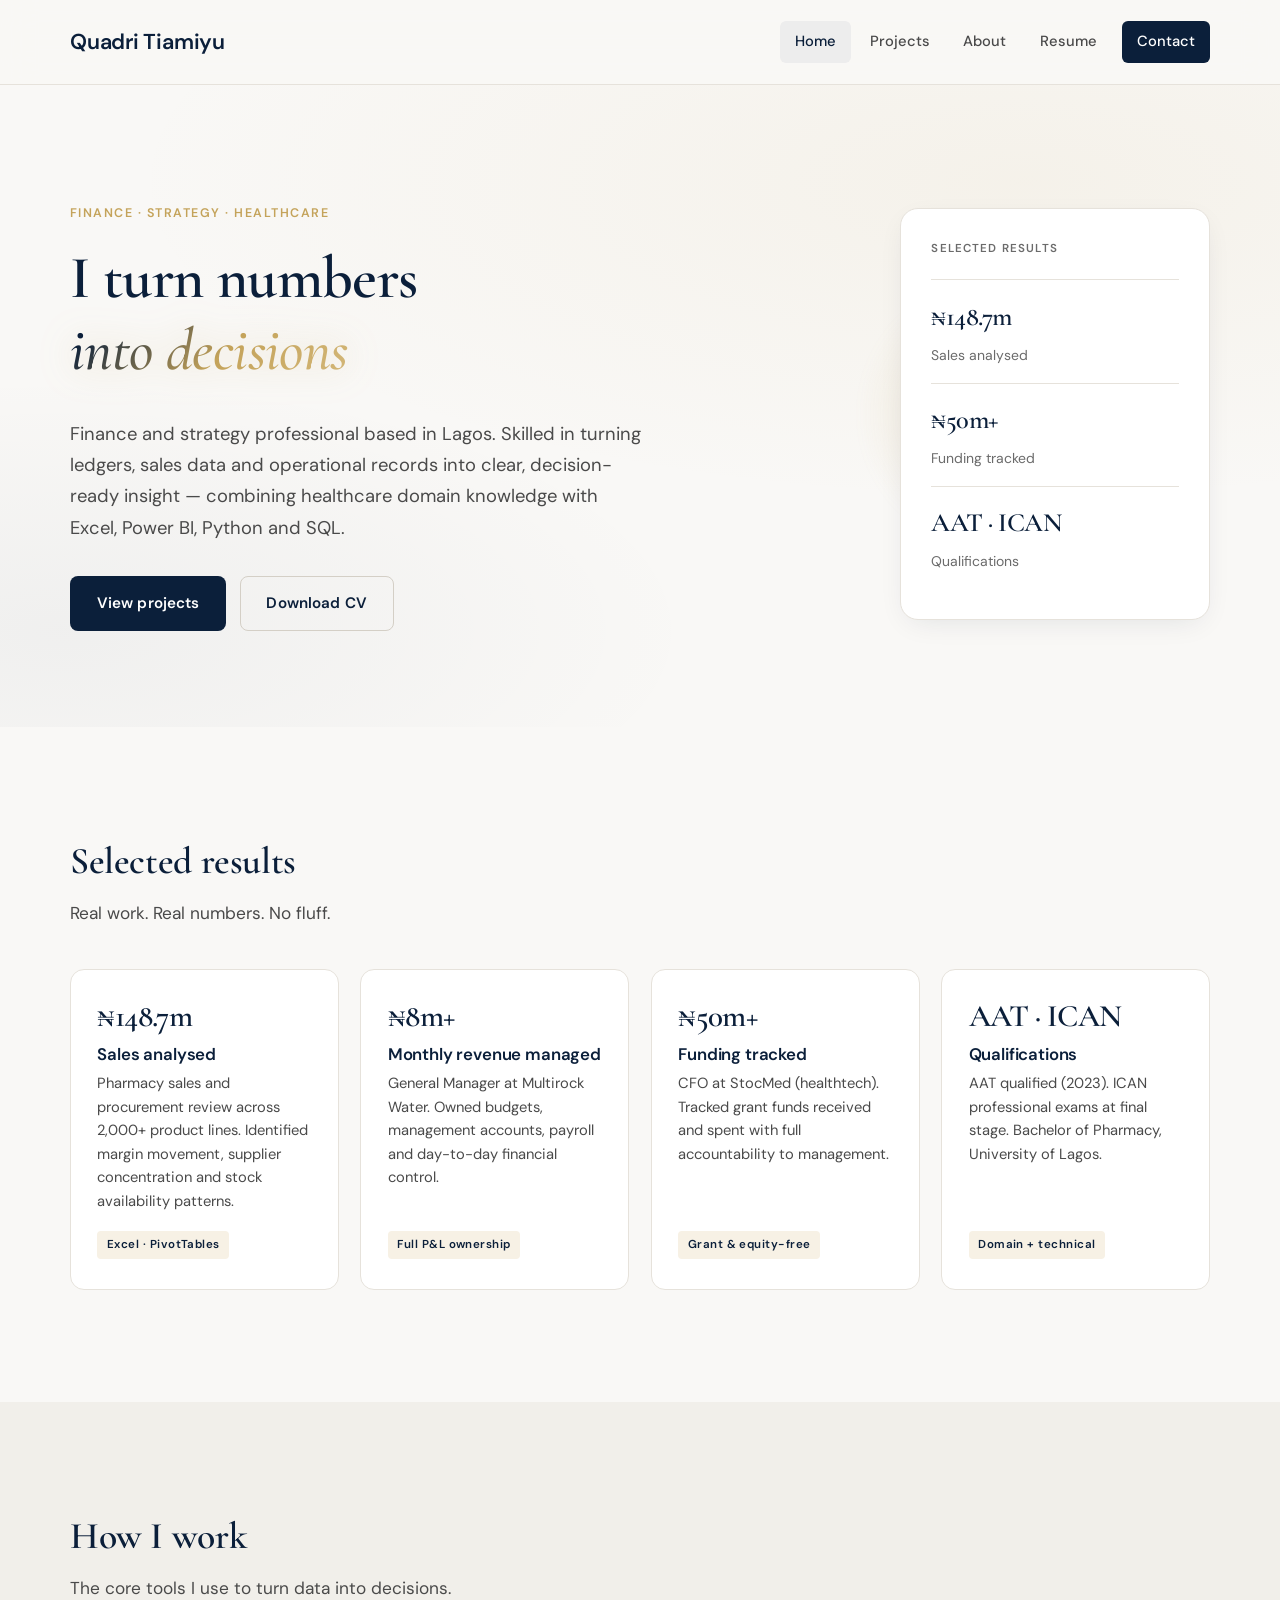
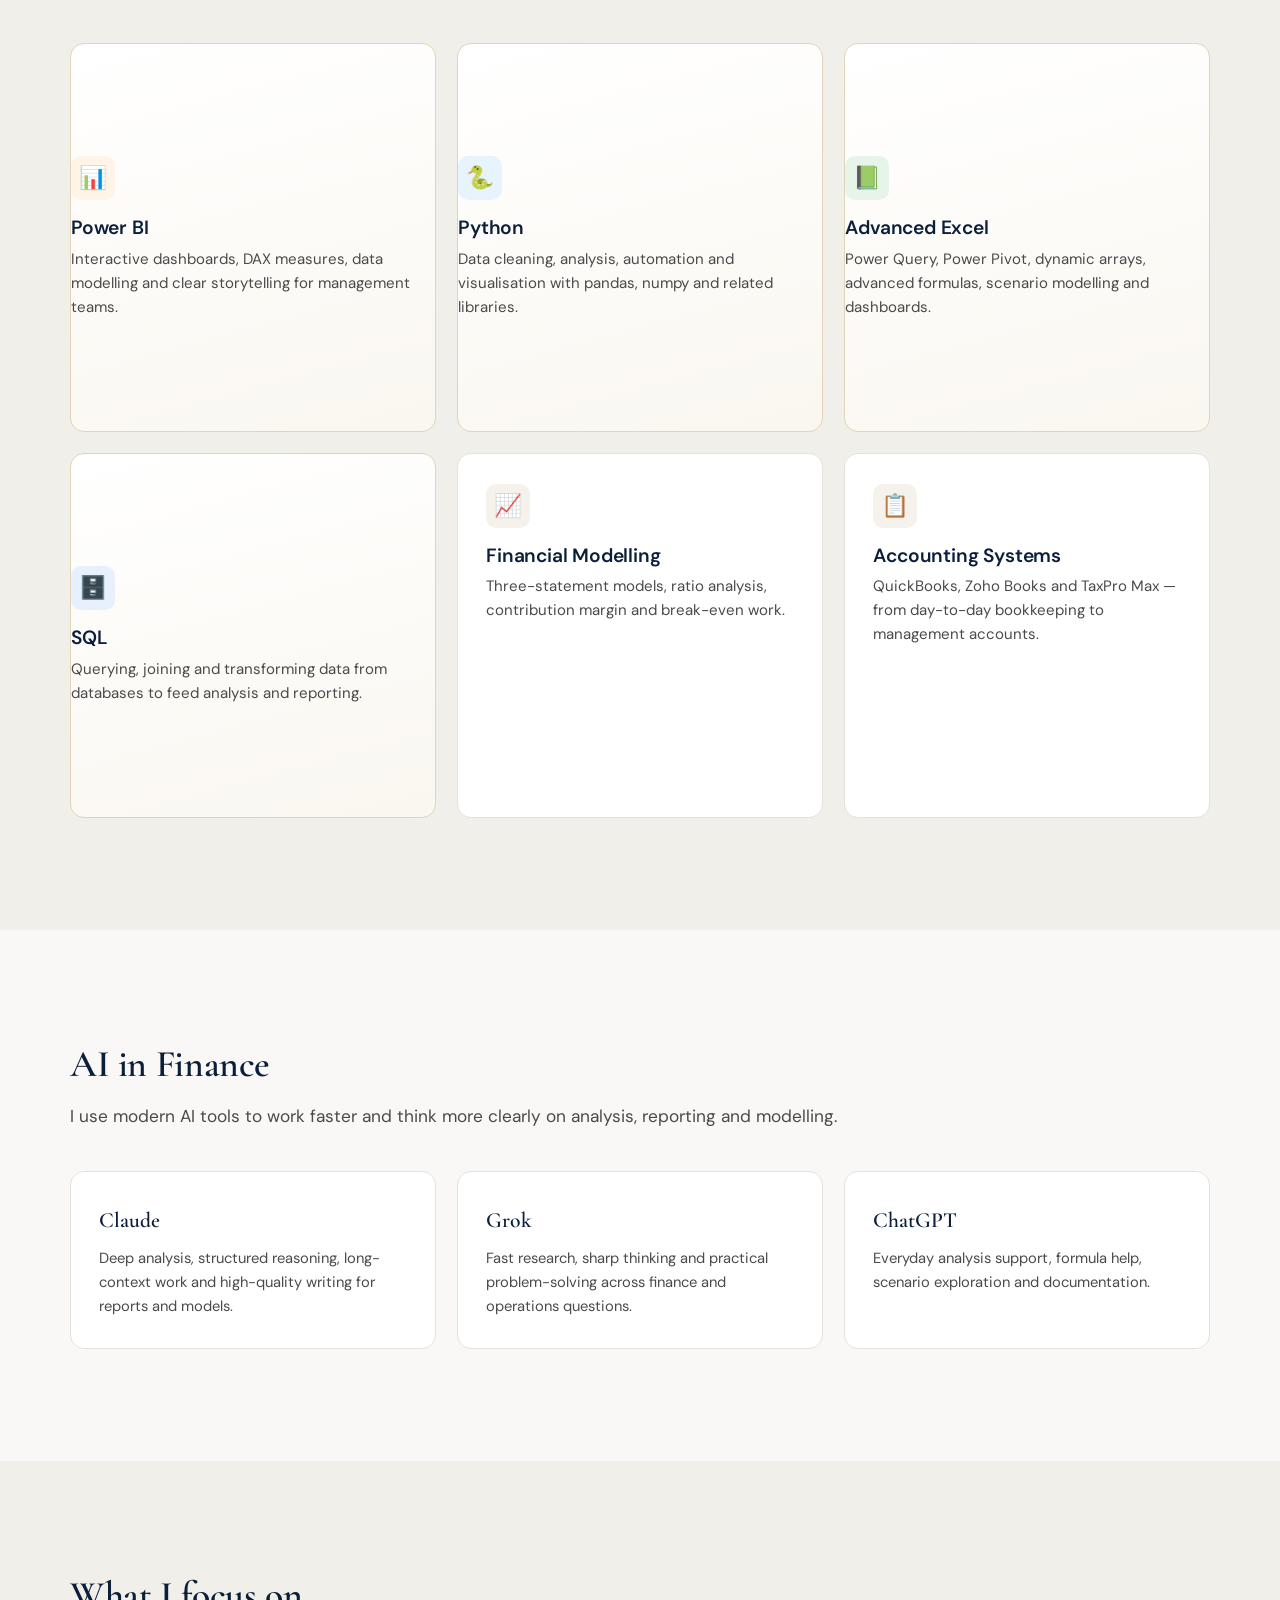
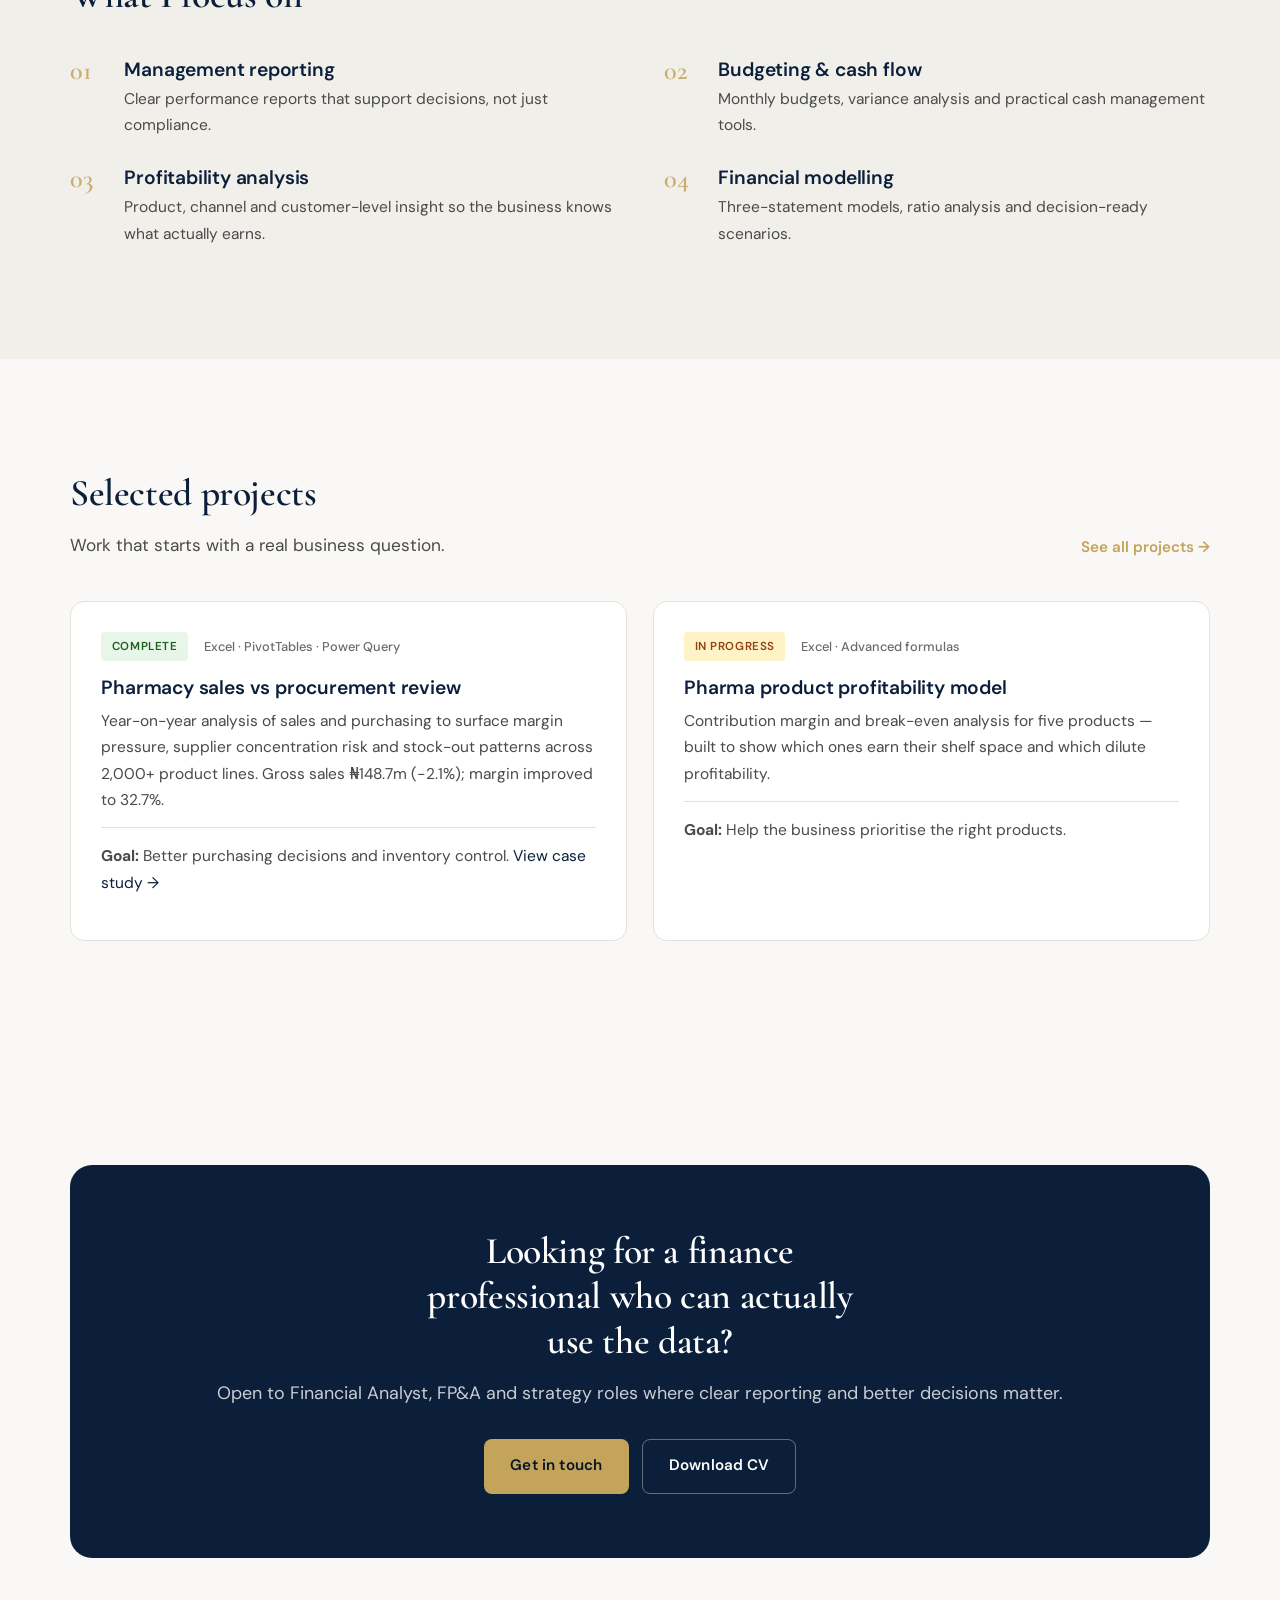
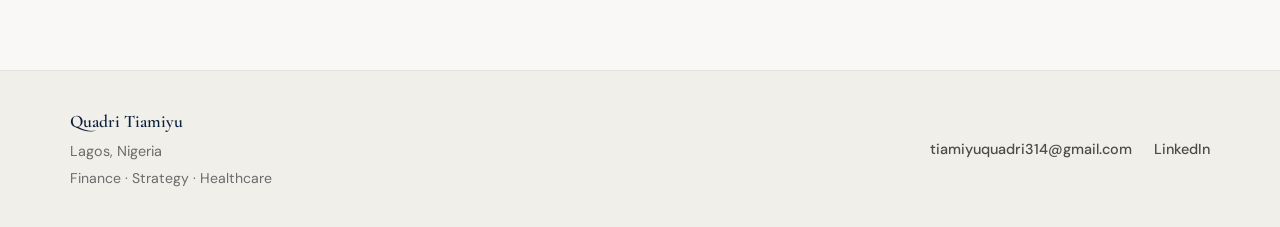
<file: index.html>
<!DOCTYPE html>
<html lang="en">
<head>
  <meta charset="utf-8">
  <meta name="viewport" content="width=device-width, initial-scale=1">
  <title>Quadri Tiamiyu | Finance · Strategy · Healthcare</title>
  <meta name="description" content="Quadri Tiamiyu — Finance, Strategy and Healthcare professional in Lagos. AAT qualified, ICAN final stage. Power BI, Python, Advanced Excel, SQL and AI tools.">
  <meta property="og:title" content="Quadri Tiamiyu | Finance · Strategy · Healthcare">
  <meta property="og:description" content="Finance, Strategy and Healthcare. Clear reporting. Better decisions.">
  <link rel="icon" href="data:image/svg+xml,%3Csvg xmlns='http://www.w3.org/2000/svg' viewBox='0 0 64 64'%3E%3Crect width='64' height='64' rx='12' fill='%230B1F3A'/%3E%3Ctext x='32' y='42' font-size='26' font-family='Georgia' font-weight='bold' fill='white' text-anchor='middle'%3EQT%3C/text%3E%3C/svg%3E">
  <link rel="stylesheet" href="assets/css/style.css">
</head>
<body>
  <a class="skip" href="#main">Skip to content</a>

  <header class="site-header">
    <div class="wrap">
      <a class="logo" href="index.html">
        <span class="logo-text">Quadri Tiamiyu</span>
      </a>
      <nav aria-label="Main">
        <a href="index.html" aria-current="page">Home</a>
        <a href="projects.html">Projects</a>
        <a href="about.html">About</a>
        <a href="assets/files/Quadri_Tiamiyu_CV.pdf">Resume</a>
        <a href="contact.html" class="nav-cta">Contact</a>
      </nav>
      <button class="nav-toggle" aria-label="Open menu" aria-expanded="false">
        <span></span><span></span>
      </button>
    </div>
  </header>

  <main id="main">
    <section class="hero">
      <div class="wrap">
        <div class="hero-content">
          <p class="eyebrow">Finance · Strategy · Healthcare</p>
          <h1>
            I turn numbers<br>
            <em class="gradient-text">into decisions</em>
          </h1>
          <p class="lead">
            Finance and strategy professional based in Lagos. Skilled in turning ledgers, sales data and operational records 
            into clear, decision-ready insight — combining healthcare domain knowledge with Excel, Power BI, Python and SQL.
          </p>
          <div class="hero-actions">
            <a class="btn primary" href="projects.html">View projects</a>
            <a class="btn secondary" href="assets/files/Quadri_Tiamiyu_CV.pdf">Download CV</a>
          </div>
        </div>
        <div class="hero-visual" aria-hidden="true">
          <div class="hero-card">
            <div class="hero-card-label">Selected results</div>
            <div class="hero-stat">
              <span class="stat-value">₦148.7m</span>
              <span class="stat-label">Sales analysed</span>
            </div>
            <div class="hero-stat">
              <span class="stat-value">₦50m+</span>
              <span class="stat-label">Funding tracked</span>
            </div>
            <div class="hero-stat">
              <span class="stat-value">AAT · ICAN</span>
              <span class="stat-label">Qualifications</span>
            </div>
          </div>
        </div>
      </div>
    </section>

    <section class="proof">
      <div class="wrap">
        <div class="section-header">
          <h2>Selected results</h2>
          <p class="section-desc">Real work. Real numbers. No fluff.</p>
        </div>
        <div class="proof-grid">
          <article class="proof-card">
            <div class="proof-figure">₦148.7m</div>
            <h3>Sales analysed</h3>
            <p>Pharmacy sales and procurement review across 2,000+ product lines. Identified margin movement, supplier concentration and stock availability patterns.</p>
            <span class="proof-tag">Excel · PivotTables</span>
          </article>
          <article class="proof-card">
            <div class="proof-figure">₦8m+</div>
            <h3>Monthly revenue managed</h3>
            <p>General Manager at Multirock Water. Owned budgets, management accounts, payroll and day-to-day financial control.</p>
            <span class="proof-tag">Full P&amp;L ownership</span>
          </article>
          <article class="proof-card">
            <div class="proof-figure">₦50m+</div>
            <h3>Funding tracked</h3>
            <p>CFO at StocMed (healthtech). Tracked grant funds received and spent with full accountability to management.</p>
            <span class="proof-tag">Grant &amp; equity-free</span>
          </article>
          <article class="proof-card">
            <div class="proof-figure">AAT · ICAN</div>
            <h3>Qualifications</h3>
            <p>AAT qualified (2023). ICAN professional exams at final stage. Bachelor of Pharmacy, University of Lagos.</p>
            <span class="proof-tag">Domain + technical</span>
          </article>
        </div>
      </div>
    </section>

    <section class="toolkit">
      <div class="wrap">
        <div class="section-header">
          <h2>How I work</h2>
          <p class="section-desc">The core tools I use to turn data into decisions.</p>
        </div>
        <div class="toolkit-grid">
          <article class="tool-card featured">
            <div class="tool-icon" style="background:#FFF4E5;color:#C4A35A;">📊</div>
            <h3>Power BI</h3>
            <p>Interactive dashboards, DAX measures, data modelling and clear storytelling for management teams.</p>
          </article>
          <article class="tool-card featured">
            <div class="tool-icon" style="background:#E8F4FD;color:#3776AB;">🐍</div>
            <h3>Python</h3>
            <p>Data cleaning, analysis, automation and visualisation with pandas, numpy and related libraries.</p>
          </article>
          <article class="tool-card featured">
            <div class="tool-icon" style="background:#E6F4EA;color:#217346;">📗</div>
            <h3>Advanced Excel</h3>
            <p>Power Query, Power Pivot, dynamic arrays, advanced formulas, scenario modelling and dashboards.</p>
          </article>
          <article class="tool-card featured">
            <div class="tool-icon" style="background:#E8F0FE;color:#4285F4;">🗄️</div>
            <h3>SQL</h3>
            <p>Querying, joining and transforming data from databases to feed analysis and reporting.</p>
          </article>
          <article class="tool-card">
            <div class="tool-icon">📈</div>
            <h3>Financial Modelling</h3>
            <p>Three-statement models, ratio analysis, contribution margin and break-even work.</p>
          </article>
          <article class="tool-card">
            <div class="tool-icon">📋</div>
            <h3>Accounting Systems</h3>
            <p>QuickBooks, Zoho Books and TaxPro Max — from day-to-day bookkeeping to management accounts.</p>
          </article>
        </div>
      </div>
    </section>

    <section class="ai-section">
      <div class="wrap">
        <div class="section-header">
          <h2>AI in Finance</h2>
          <p class="section-desc">I use modern AI tools to work faster and think more clearly on analysis, reporting and modelling.</p>
        </div>
        <div class="ai-grid">
          <article class="ai-card">
            <div class="ai-name">Claude</div>
            <p>Deep analysis, structured reasoning, long-context work and high-quality writing for reports and models.</p>
          </article>
          <article class="ai-card">
            <div class="ai-name">Grok</div>
            <p>Fast research, sharp thinking and practical problem-solving across finance and operations questions.</p>
          </article>
          <article class="ai-card">
            <div class="ai-name">ChatGPT</div>
            <p>Everyday analysis support, formula help, scenario exploration and documentation.</p>
          </article>
        </div>
      </div>
    </section>

    <section class="focus">
      <div class="wrap">
        <div class="section-header">
          <h2>What I focus on</h2>
        </div>
        <div class="focus-grid">
          <div class="focus-item">
            <span class="focus-num">01</span>
            <div>
              <h3>Management reporting</h3>
              <p>Clear performance reports that support decisions, not just compliance.</p>
            </div>
          </div>
          <div class="focus-item">
            <span class="focus-num">02</span>
            <div>
              <h3>Budgeting &amp; cash flow</h3>
              <p>Monthly budgets, variance analysis and practical cash management tools.</p>
            </div>
          </div>
          <div class="focus-item">
            <span class="focus-num">03</span>
            <div>
              <h3>Profitability analysis</h3>
              <p>Product, channel and customer-level insight so the business knows what actually earns.</p>
            </div>
          </div>
          <div class="focus-item">
            <span class="focus-num">04</span>
            <div>
              <h3>Financial modelling</h3>
              <p>Three-statement models, ratio analysis and decision-ready scenarios.</p>
            </div>
          </div>
        </div>
      </div>
    </section>

    <section class="featured">
      <div class="wrap">
        <div class="section-header row">
          <div>
            <h2>Selected projects</h2>
            <p class="section-desc">Work that starts with a real business question.</p>
          </div>
          <a href="projects.html" class="text-link">See all projects →</a>
        </div>
        <div class="featured-grid">
          <article class="proj-card">
            <div class="proj-meta">
              <span class="tag done">Complete</span>
              <span class="tools">Excel · PivotTables · Power Query</span>
            </div>
            <h3>Pharmacy sales vs procurement review</h3>
            <p>
              Year-on-year analysis of sales and purchasing to surface margin pressure, 
              supplier concentration risk and stock-out patterns across 2,000+ product lines.
              Gross sales ₦148.7m (−2.1%); margin improved to 32.7%.
            </p>
            <p class="proj-goal"><strong>Goal:</strong> Better purchasing decisions and inventory control. <a href="assets/files/Pharmacy_Sales_Procurement_Case_Study.pdf" target="_blank" rel="noopener">View case study →</a></p>
          </article>
          <article class="proj-card">
            <div class="proj-meta">
              <span class="tag progress">In progress</span>
              <span class="tools">Excel · Advanced formulas</span>
            </div>
            <h3>Pharma product profitability model</h3>
            <p>
              Contribution margin and break-even analysis for five products — 
              built to show which ones earn their shelf space and which dilute profitability.
            </p>
            <p class="proj-goal"><strong>Goal:</strong> Help the business prioritise the right products.</p>
          </article>
        </div>
      </div>
    </section>

    <section class="cta">
      <div class="wrap">
        <div class="cta-content">
          <h2>Looking for a finance professional who can actually use the data?</h2>
          <p>Open to Financial Analyst, FP&amp;A and strategy roles where clear reporting and better decisions matter.</p>
          <div class="hero-actions">
            <a class="btn primary" href="contact.html">Get in touch</a>
            <a class="btn secondary" href="assets/files/Quadri_Tiamiyu_CV.pdf">Download CV</a>
          </div>
        </div>
      </div>
    </section>
  </main>

  <footer class="site-footer">
    <div class="wrap">
      <div class="footer-left">
        <p class="footer-name">Quadri Tiamiyu</p>
        <p class="footer-loc">Lagos, Nigeria<br><span>Finance · Strategy · Healthcare</span></p>
      </div>
      <div class="footer-right">
        <a href="mailto:tiamiyuquadri314@gmail.com">tiamiyuquadri314@gmail.com</a>
        <a href="https://linkedin.com/in/quadri-tiamiyu-34753117a" rel="noopener" target="_blank">LinkedIn</a>
      </div>
    </div>
  </footer>

  <script src="assets/js/main.js"></script>
</body>
</html>
</file>
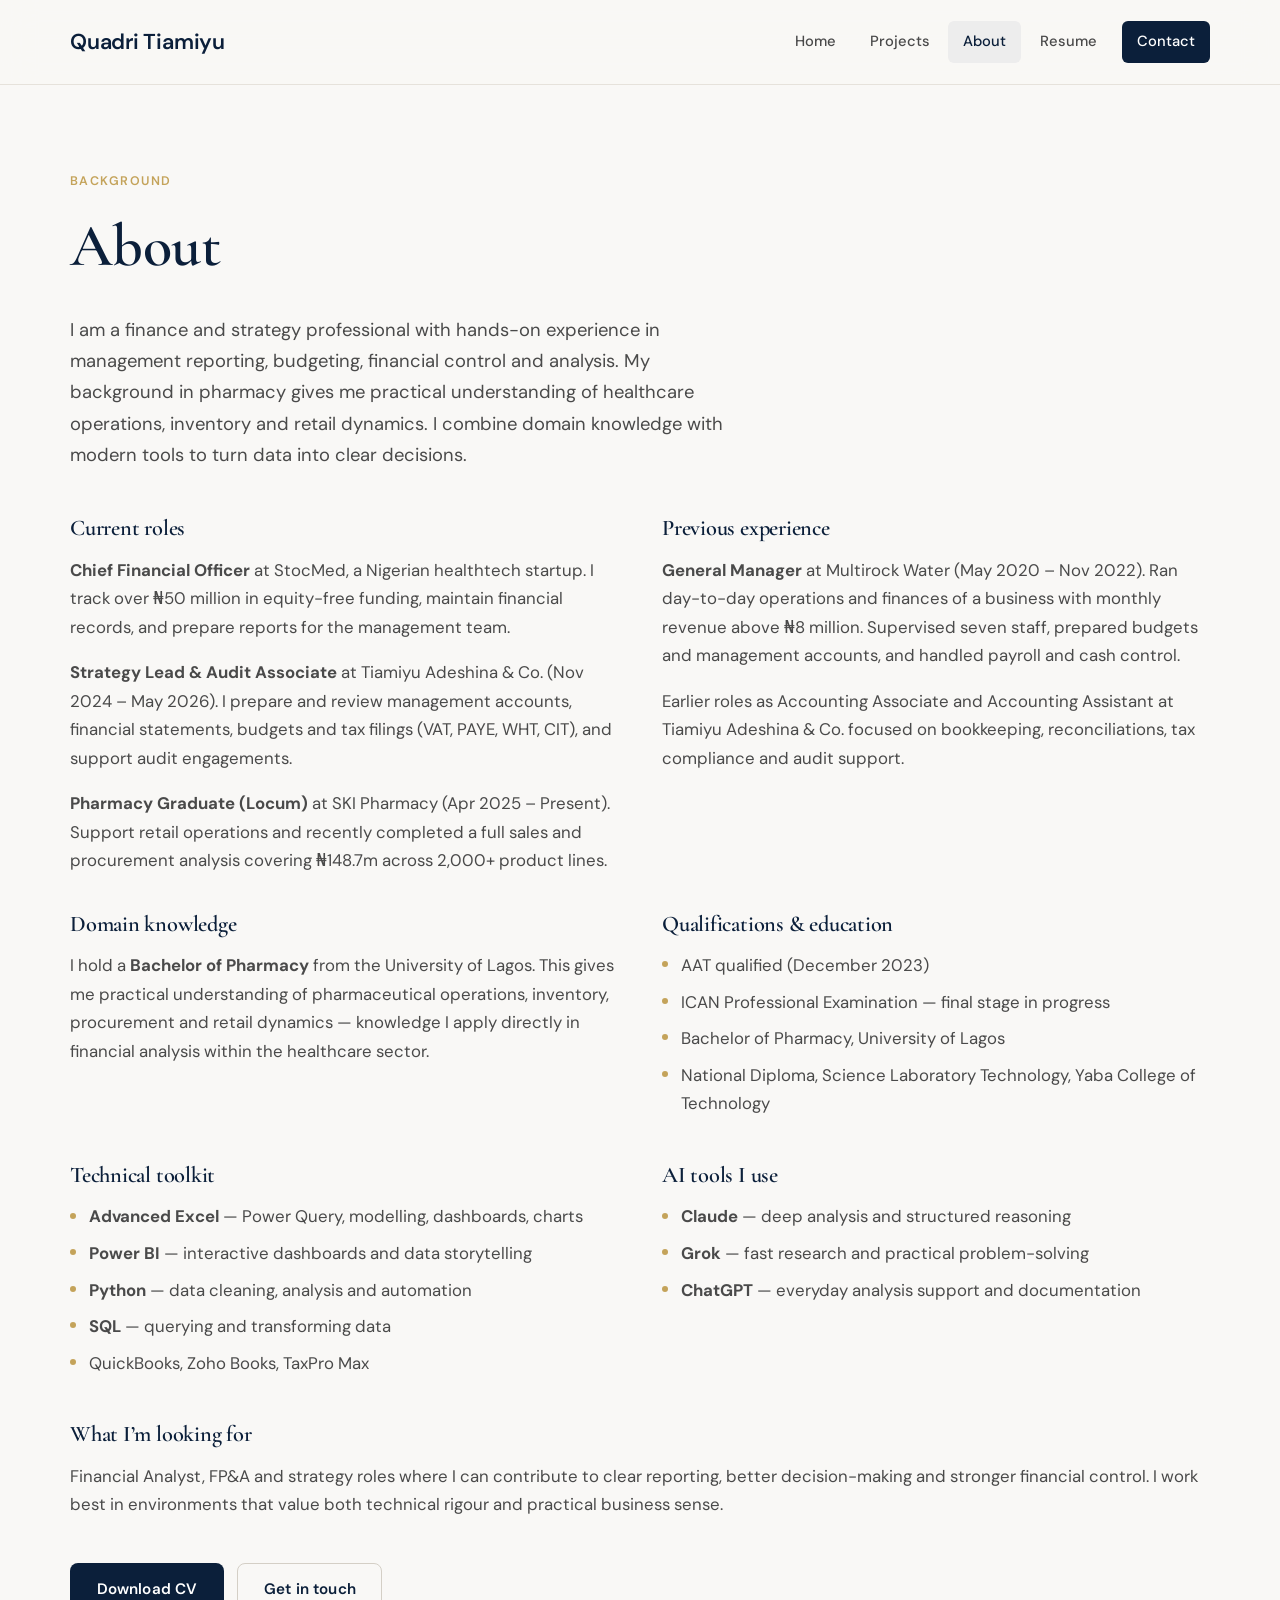
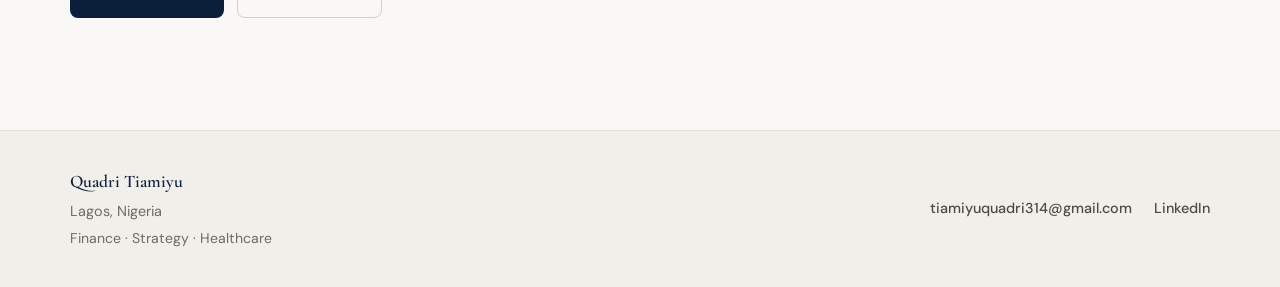
<file: about.html>
<!DOCTYPE html>
<html lang="en">
<head>
  <meta charset="utf-8">
  <meta name="viewport" content="width=device-width, initial-scale=1">
  <title>About | Quadri Tiamiyu</title>
  <meta name="description" content="Quadri Tiamiyu — Finance, Strategy and Healthcare professional in Lagos. CFO of StocMed, former General Manager, AAT qualified, ICAN final stage.">
  <link rel="icon" href="data:image/svg+xml,%3Csvg xmlns='http://www.w3.org/2000/svg' viewBox='0 0 64 64'%3E%3Crect width='64' height='64' rx='12' fill='%230B1F3A'/%3E%3Ctext x='32' y='42' font-size='26' font-family='Georgia' font-weight='bold' fill='white' text-anchor='middle'%3EQT%3C/text%3E%3C/svg%3E">
  <link rel="stylesheet" href="assets/css/style.css">
</head>
<body>
  <a class="skip" href="#main">Skip to content</a>

  <header class="site-header">
    <div class="wrap">
      <a class="logo" href="index.html">
        <span class="logo-text">Quadri Tiamiyu</span>
      </a>
      <nav aria-label="Main">
        <a href="index.html">Home</a>
        <a href="projects.html">Projects</a>
        <a href="about.html" aria-current="page">About</a>
        <a href="assets/files/Quadri_Tiamiyu_CV.pdf">Resume</a>
        <a href="contact.html" class="nav-cta">Contact</a>
      </nav>
      <button class="nav-toggle" aria-label="Open menu" aria-expanded="false">
        <span></span><span></span>
      </button>
    </div>
  </header>

  <main id="main">
    <section class="page-intro">
      <div class="wrap">
        <p class="eyebrow">Background</p>
        <h1>About</h1>
        <p class="lead">
          I am a finance and strategy professional with hands-on experience in management reporting, 
          budgeting, financial control and analysis. My background in pharmacy gives me practical 
          understanding of healthcare operations, inventory and retail dynamics. I combine domain 
          knowledge with modern tools to turn data into clear decisions.
        </p>
      </div>
    </section>

    <section class="about-content">
      <div class="wrap">
        <div class="about-grid">
          <div class="about-block">
            <h2>Current roles</h2>
            <p>
              <strong>Chief Financial Officer</strong> at StocMed, a Nigerian healthtech startup. 
              I track over ₦50 million in equity-free funding, maintain financial records, and prepare 
              reports for the management team.
            </p>
            <p>
              <strong>Strategy Lead &amp; Audit Associate</strong> at Tiamiyu Adeshina &amp; Co. 
              (Nov 2024 – May 2026). I prepare and review management accounts, financial statements, 
              budgets and tax filings (VAT, PAYE, WHT, CIT), and support audit engagements.
            </p>
            <p>
              <strong>Pharmacy Graduate (Locum)</strong> at SKI Pharmacy (Apr 2025 – Present). 
              Support retail operations and recently completed a full sales and procurement analysis 
              covering ₦148.7m across 2,000+ product lines.
            </p>
          </div>

          <div class="about-block">
            <h2>Previous experience</h2>
            <p>
              <strong>General Manager</strong> at Multirock Water (May 2020 – Nov 2022). 
              Ran day-to-day operations and finances of a business with monthly revenue above ₦8 million. 
              Supervised seven staff, prepared budgets and management accounts, and handled payroll and cash control.
            </p>
            <p>
              Earlier roles as Accounting Associate and Accounting Assistant at Tiamiyu Adeshina &amp; Co. 
              focused on bookkeeping, reconciliations, tax compliance and audit support.
            </p>
          </div>

          <div class="about-block">
            <h2>Domain knowledge</h2>
            <p>
              I hold a <strong>Bachelor of Pharmacy</strong> from the University of Lagos. 
              This gives me practical understanding of pharmaceutical operations, inventory, 
              procurement and retail dynamics — knowledge I apply directly in financial analysis 
              within the healthcare sector.
            </p>
          </div>

          <div class="about-block">
            <h2>Qualifications &amp; education</h2>
            <ul class="clean-list">
              <li>AAT qualified (December 2023)</li>
              <li>ICAN Professional Examination — final stage in progress</li>
              <li>Bachelor of Pharmacy, University of Lagos</li>
              <li>National Diploma, Science Laboratory Technology, Yaba College of Technology</li>
            </ul>
          </div>

          <div class="about-block">
            <h2>Technical toolkit</h2>
            <ul class="clean-list">
              <li><strong>Advanced Excel</strong> — Power Query, modelling, dashboards, charts</li>
              <li><strong>Power BI</strong> — interactive dashboards and data storytelling</li>
              <li><strong>Python</strong> — data cleaning, analysis and automation</li>
              <li><strong>SQL</strong> — querying and transforming data</li>
              <li>QuickBooks, Zoho Books, TaxPro Max</li>
            </ul>
          </div>

          <div class="about-block">
            <h2>AI tools I use</h2>
            <ul class="clean-list">
              <li><strong>Claude</strong> — deep analysis and structured reasoning</li>
              <li><strong>Grok</strong> — fast research and practical problem-solving</li>
              <li><strong>ChatGPT</strong> — everyday analysis support and documentation</li>
            </ul>
          </div>

          <div class="about-block full">
            <h2>What I’m looking for</h2>
            <p>
              Financial Analyst, FP&amp;A and strategy roles where I can contribute to clear reporting, 
              better decision-making and stronger financial control. 
              I work best in environments that value both technical rigour and practical business sense.
            </p>
          </div>
        </div>

        <div class="about-actions">
          <a class="btn primary" href="assets/files/Quadri_Tiamiyu_CV.pdf">Download CV</a>
          <a class="btn secondary" href="contact.html">Get in touch</a>
        </div>
      </div>
    </section>
  </main>

  <footer class="site-footer">
    <div class="wrap">
      <div class="footer-left">
        <p class="footer-name">Quadri Tiamiyu</p>
        <p class="footer-loc">Lagos, Nigeria<br><span>Finance · Strategy · Healthcare</span></p>
      </div>
      <div class="footer-right">
        <a href="mailto:tiamiyuquadri314@gmail.com">tiamiyuquadri314@gmail.com</a>
        <a href="https://linkedin.com/in/quadri-tiamiyu-34753117a" rel="noopener" target="_blank">LinkedIn</a>
      </div>
    </div>
  </footer>

  <script src="assets/js/main.js"></script>
</body>
</html>
</file>
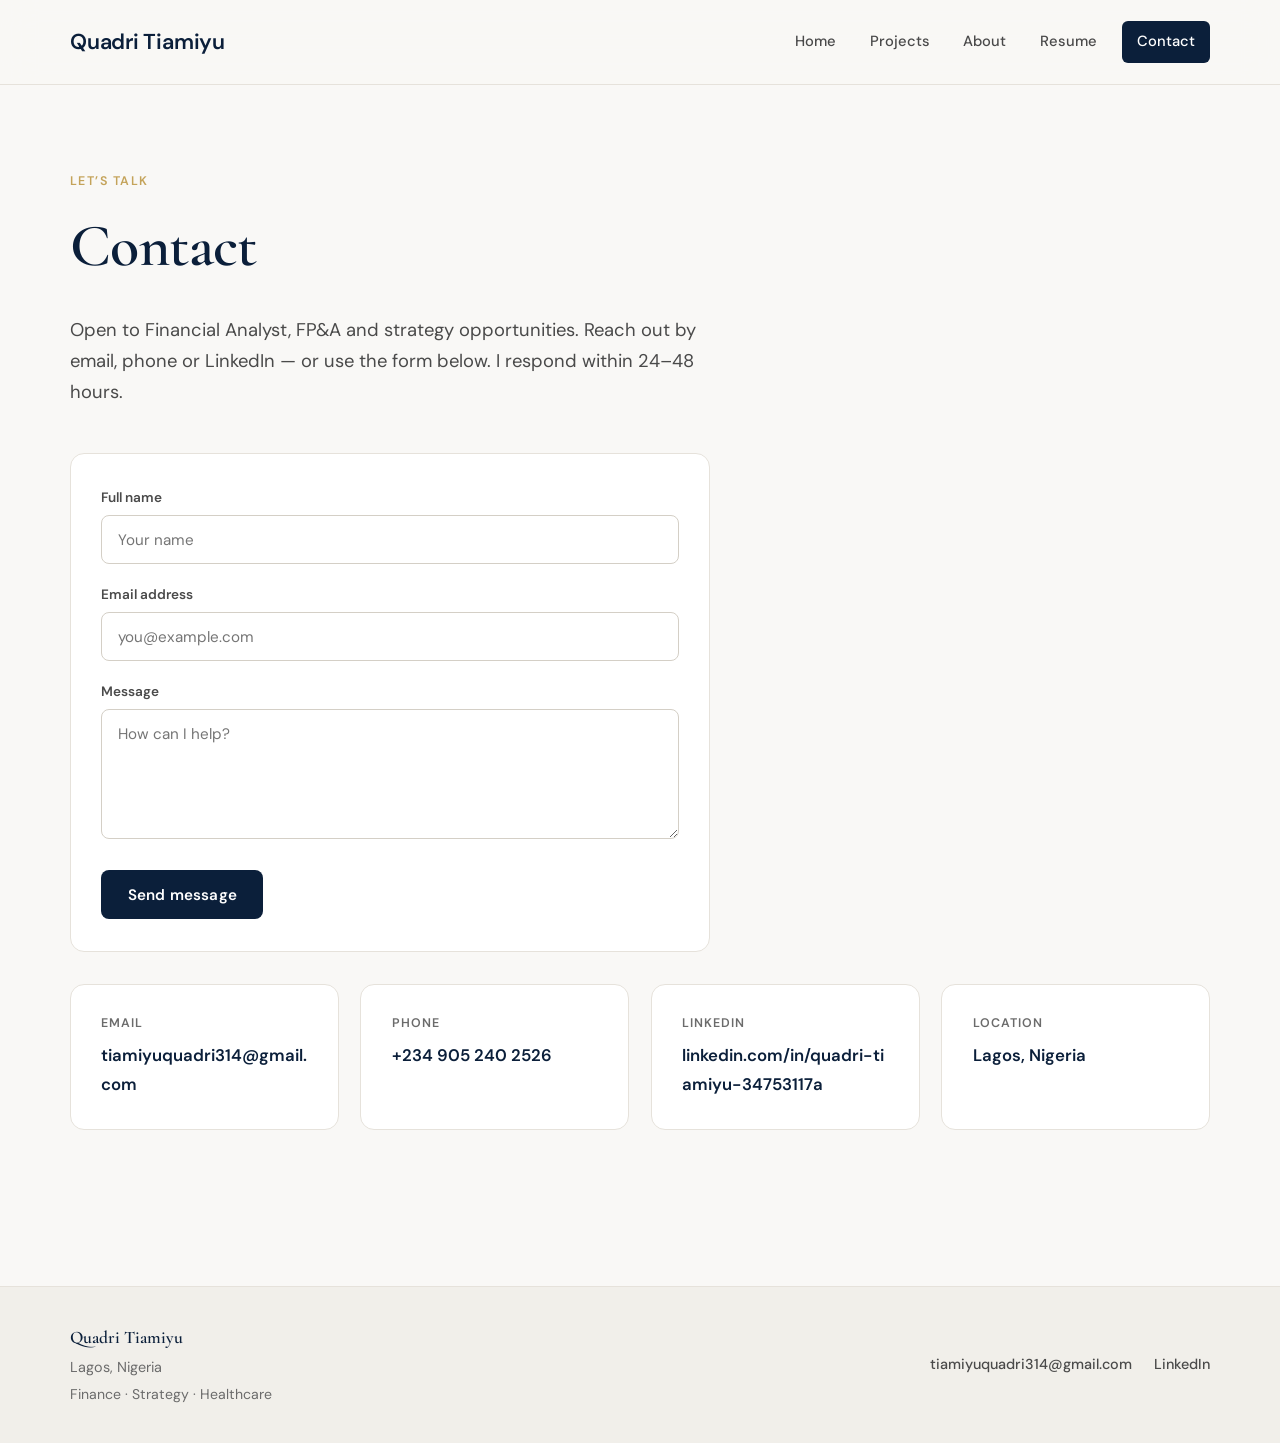
<file: contact.html>
<!DOCTYPE html>
<html lang="en">
<head>
  <meta charset="utf-8">
  <meta name="viewport" content="width=device-width, initial-scale=1">
  <title>Contact | Quadri Tiamiyu</title>
  <meta name="description" content="Get in touch with Quadri Tiamiyu — Finance, Strategy and Healthcare professional based in Lagos.">
  <link rel="icon" href="data:image/svg+xml,%3Csvg xmlns='http://www.w3.org/2000/svg' viewBox='0 0 64 64'%3E%3Crect width='64' height='64' rx='12' fill='%230B1F3A'/%3E%3Ctext x='32' y='42' font-size='26' font-family='Georgia' font-weight='bold' fill='white' text-anchor='middle'%3EQT%3C/text%3E%3C/svg%3E">
  <link rel="stylesheet" href="assets/css/style.css">
</head>
<body>
  <a class="skip" href="#main">Skip to content</a>

  <header class="site-header">
    <div class="wrap">
      <a class="logo" href="index.html">
        <span class="logo-text">Quadri Tiamiyu</span>
      </a>
      <nav aria-label="Main">
        <a href="index.html">Home</a>
        <a href="projects.html">Projects</a>
        <a href="about.html">About</a>
        <a href="assets/files/Quadri_Tiamiyu_CV.pdf">Resume</a>
        <a href="contact.html" class="nav-cta" aria-current="page">Contact</a>
      </nav>
      <button class="nav-toggle" aria-label="Open menu" aria-expanded="false">
        <span></span><span></span>
      </button>
    </div>
  </header>

  <main id="main">
    <section class="page-intro">
      <div class="wrap">
        <p class="eyebrow">Let’s talk</p>
        <h1>Contact</h1>
        <p class="lead">
          Open to Financial Analyst, FP&amp;A and strategy opportunities. 
          Reach out by email, phone or LinkedIn — or use the form below. I respond within 24–48 hours.
        </p>
      </div>
    </section>

    <section class="contact-section">
      <div class="wrap">
        <form class="contact-form" action="https://formsubmit.co/tiamiyuquadri314@gmail.com" method="POST">
          <input type="hidden" name="_subject" value="New message from portfolio site">
          <input type="hidden" name="_captcha" value="false">
          <input type="hidden" name="_template" value="table">

          <label for="name">Full name</label>
          <input type="text" id="name" name="name" required placeholder="Your name">

          <label for="email">Email address</label>
          <input type="email" id="email" name="email" required placeholder="you@example.com">

          <label for="message">Message</label>
          <textarea id="message" name="message" required placeholder="How can I help?"></textarea>

          <button type="submit" class="btn primary">Send message</button>
        </form>

        <div class="contact-grid">
          <div class="contact-card">
            <h2>Email</h2>
            <a href="mailto:tiamiyuquadri314@gmail.com" class="contact-link">tiamiyuquadri314@gmail.com</a>
          </div>
          <div class="contact-card">
            <h2>Phone</h2>
            <a href="tel:+2349052402526" class="contact-link">+234 905 240 2526</a>
          </div>
          <div class="contact-card">
            <h2>LinkedIn</h2>
            <a href="https://linkedin.com/in/quadri-tiamiyu-34753117a" rel="noopener" target="_blank" class="contact-link">
              linkedin.com/in/quadri-tiamiyu-34753117a
            </a>
          </div>
          <div class="contact-card">
            <h2>Location</h2>
            <p class="contact-link" style="color:var(--navy);font-weight:600;">Lagos, Nigeria</p>
          </div>
        </div>
      </div>
    </section>
  </main>

  <footer class="site-footer">
    <div class="wrap">
      <div class="footer-left">
        <p class="footer-name">Quadri Tiamiyu</p>
        <p class="footer-loc">Lagos, Nigeria<br><span>Finance · Strategy · Healthcare</span></p>
      </div>
      <div class="footer-right">
        <a href="mailto:tiamiyuquadri314@gmail.com">tiamiyuquadri314@gmail.com</a>
        <a href="https://linkedin.com/in/quadri-tiamiyu-34753117a" rel="noopener" target="_blank">LinkedIn</a>
      </div>
    </div>
  </footer>

  <script src="assets/js/main.js"></script>
</body>
</html>
</file>
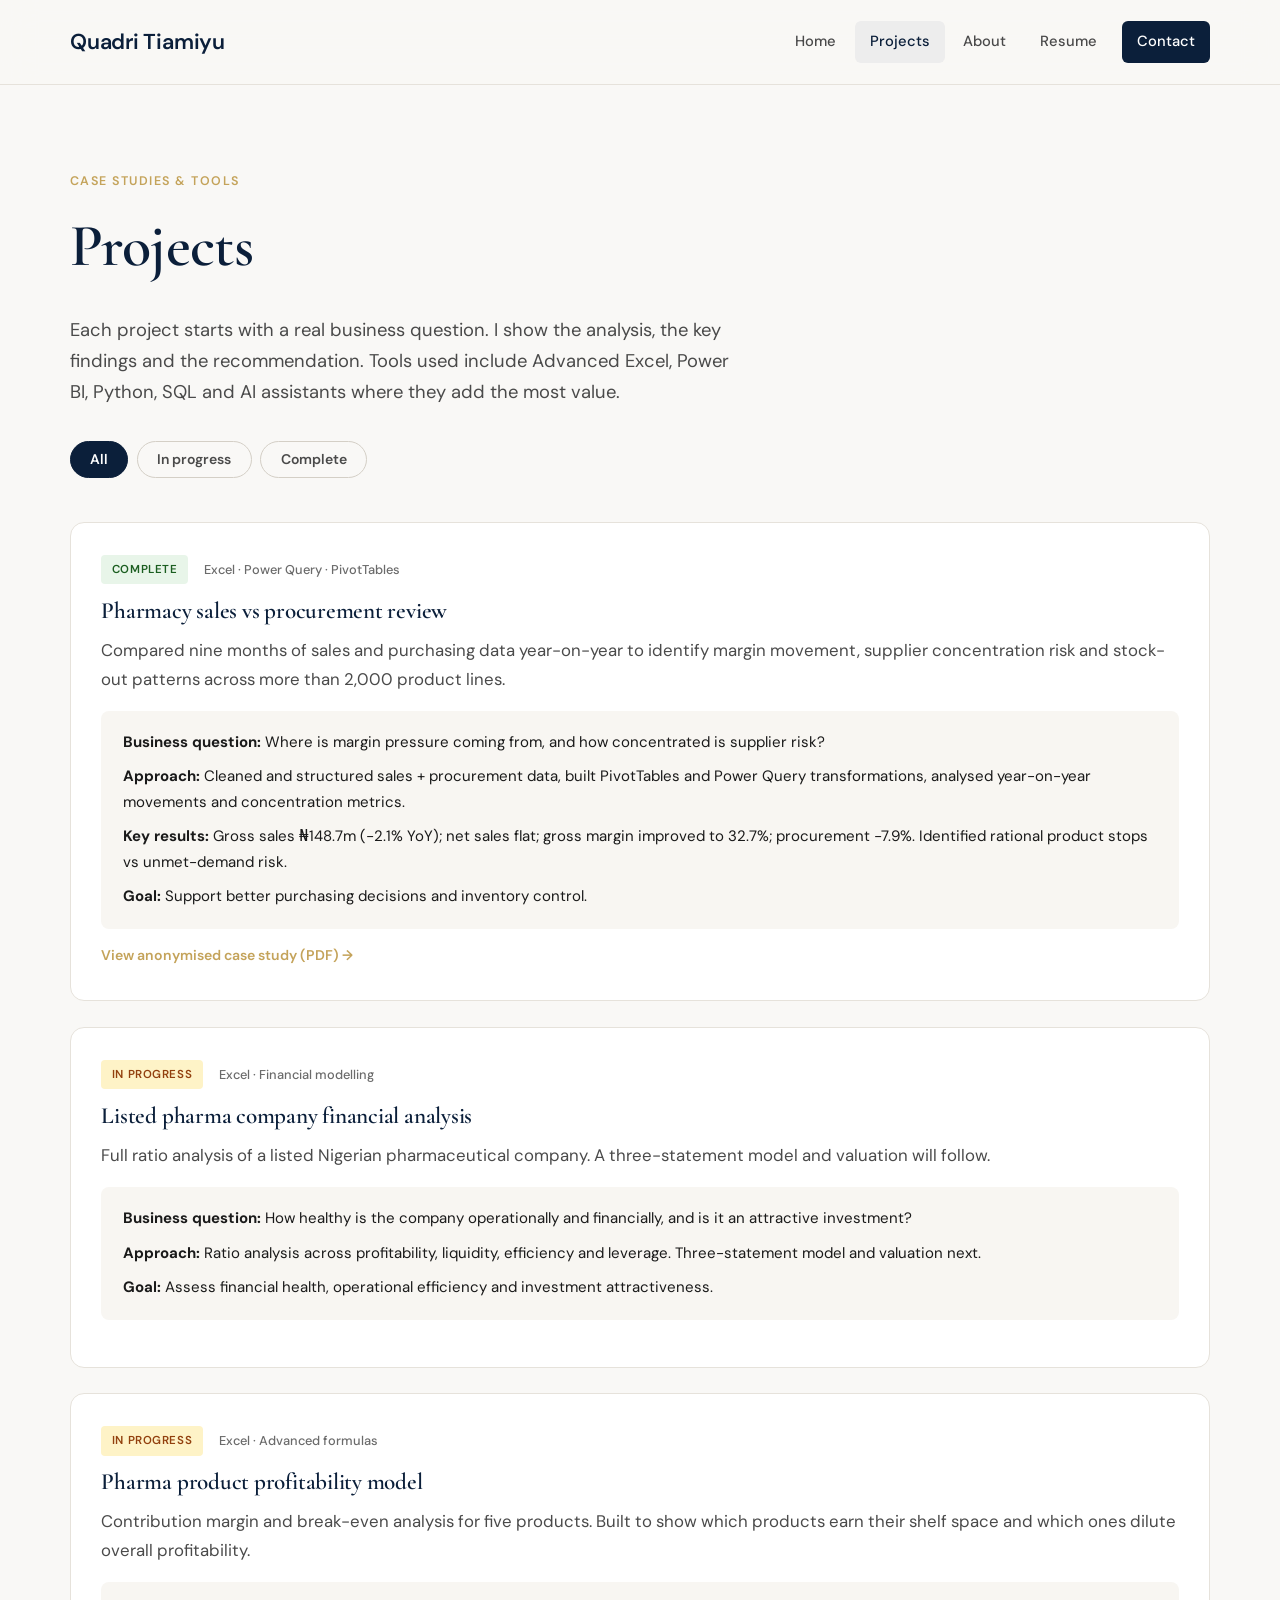
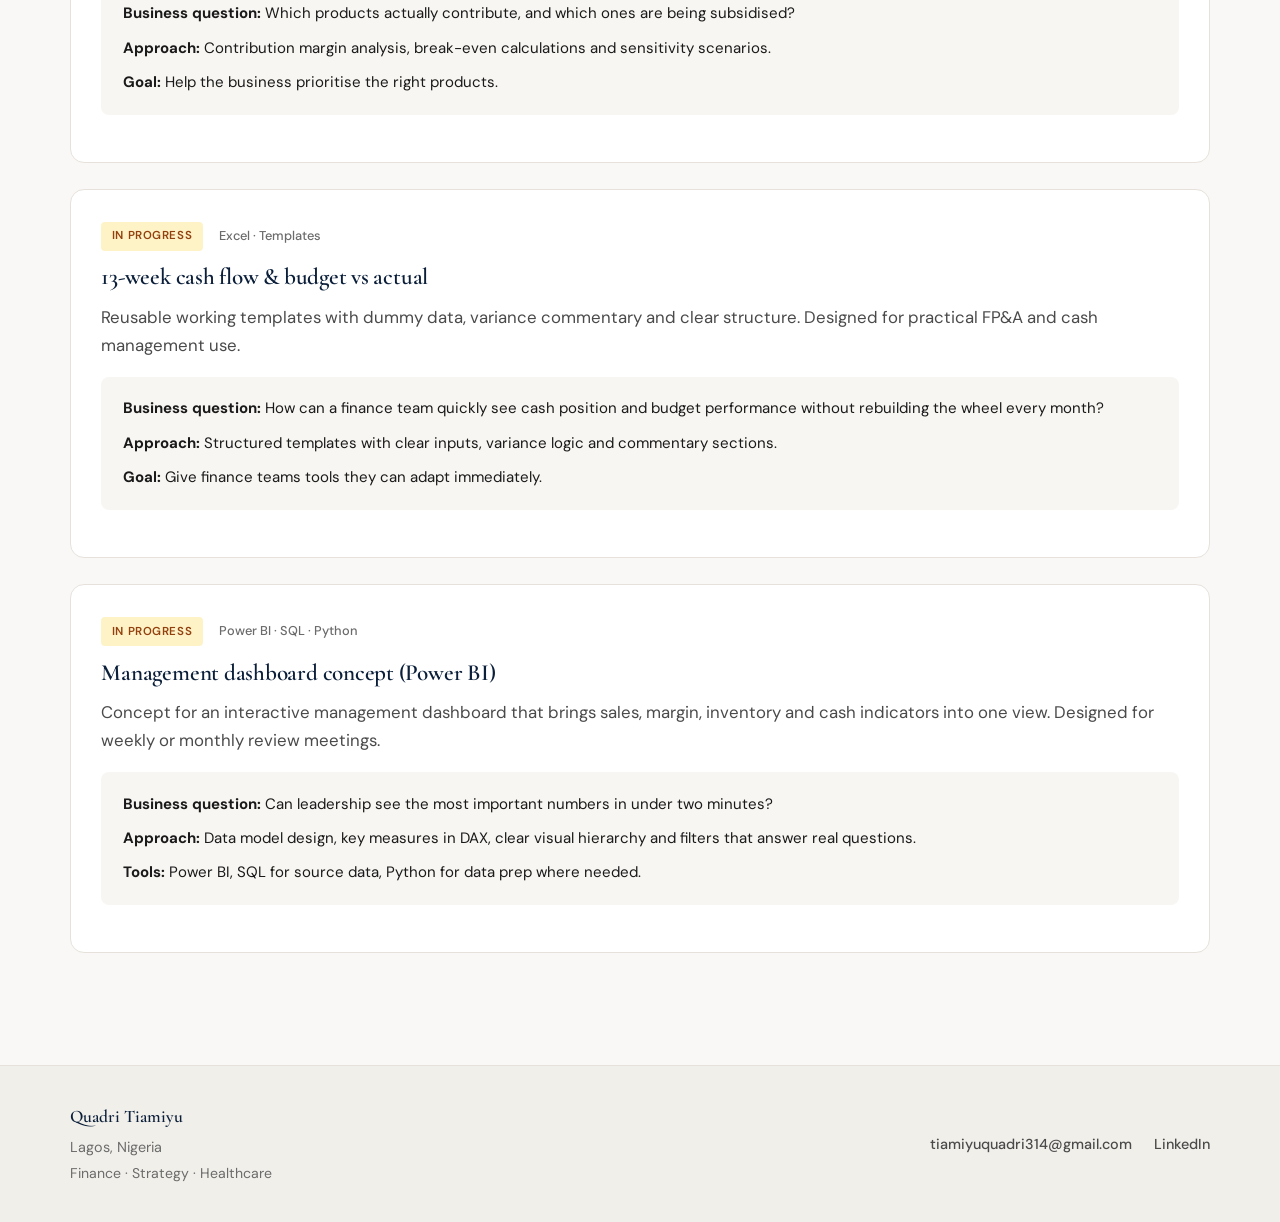
<file: projects.html>
<!DOCTYPE html>
<html lang="en">
<head>
  <meta charset="utf-8">
  <meta name="viewport" content="width=device-width, initial-scale=1">
  <title>Projects | Quadri Tiamiyu</title>
  <meta name="description" content="Finance case studies and tools by Quadri Tiamiyu: sales & procurement review, product profitability, financial analysis, cash flow templates.">
  <link rel="icon" href="data:image/svg+xml,%3Csvg xmlns='http://www.w3.org/2000/svg' viewBox='0 0 64 64'%3E%3Crect width='64' height='64' rx='12' fill='%230B1F3A'/%3E%3Ctext x='32' y='42' font-size='26' font-family='Georgia' font-weight='bold' fill='white' text-anchor='middle'%3EQT%3C/text%3E%3C/svg%3E">
  <link rel="stylesheet" href="assets/css/style.css">
</head>
<body>
  <a class="skip" href="#main">Skip to content</a>

  <header class="site-header">
    <div class="wrap">
      <a class="logo" href="index.html">
        <span class="logo-text">Quadri Tiamiyu</span>
      </a>
      <nav aria-label="Main">
        <a href="index.html">Home</a>
        <a href="projects.html" aria-current="page">Projects</a>
        <a href="about.html">About</a>
        <a href="assets/files/Quadri_Tiamiyu_CV.pdf">Resume</a>
        <a href="contact.html" class="nav-cta">Contact</a>
      </nav>
      <button class="nav-toggle" aria-label="Open menu" aria-expanded="false">
        <span></span><span></span>
      </button>
    </div>
  </header>

  <main id="main">
    <section class="page-intro">
      <div class="wrap">
        <p class="eyebrow">Case studies &amp; tools</p>
        <h1>Projects</h1>
        <p class="lead">
          Each project starts with a real business question. 
          I show the analysis, the key findings and the recommendation. 
          Tools used include Advanced Excel, Power BI, Python, SQL and AI assistants where they add the most value.
        </p>
        <div class="filters" role="group" aria-label="Filter projects">
          <button type="button" data-filter="all" aria-pressed="true">All</button>
          <button type="button" data-filter="progress" aria-pressed="false">In progress</button>
          <button type="button" data-filter="done" aria-pressed="false">Complete</button>
        </div>
      </div>
    </section>

    <section class="project-list-section">
      <div class="wrap">
        <div id="list" class="project-list">

          <article class="proj" data-status="done">
            <div class="proj-top">
              <span class="tag done">Complete</span>
              <span class="tools">Excel · Power Query · PivotTables</span>
            </div>
            <h2>Pharmacy sales vs procurement review</h2>
            <p class="proj-desc">
              Compared nine months of sales and purchasing data year-on-year to identify margin movement, 
              supplier concentration risk and stock-out patterns across more than 2,000 product lines.
            </p>
            <div class="proj-details">
              <p><strong>Business question:</strong> Where is margin pressure coming from, and how concentrated is supplier risk?</p>
              <p><strong>Approach:</strong> Cleaned and structured sales + procurement data, built PivotTables and Power Query transformations, analysed year-on-year movements and concentration metrics.</p>
              <p><strong>Key results:</strong> Gross sales ₦148.7m (−2.1% YoY); net sales flat; gross margin improved to 32.7%; procurement −7.9%. Identified rational product stops vs unmet-demand risk.</p>
              <p><strong>Goal:</strong> Support better purchasing decisions and inventory control.</p>
            </div>
            <p class="note"><a href="assets/files/Pharmacy_Sales_Procurement_Case_Study.pdf" target="_blank" rel="noopener">View anonymised case study (PDF) →</a></p>
          </article>

          <article class="proj" data-status="progress">
            <div class="proj-top">
              <span class="tag progress">In progress</span>
              <span class="tools">Excel · Financial modelling</span>
            </div>
            <h2>Listed pharma company financial analysis</h2>
            <p class="proj-desc">
              Full ratio analysis of a listed Nigerian pharmaceutical company. 
              A three-statement model and valuation will follow.
            </p>
            <div class="proj-details">
              <p><strong>Business question:</strong> How healthy is the company operationally and financially, and is it an attractive investment?</p>
              <p><strong>Approach:</strong> Ratio analysis across profitability, liquidity, efficiency and leverage. Three-statement model and valuation next.</p>
              <p><strong>Goal:</strong> Assess financial health, operational efficiency and investment attractiveness.</p>
            </div>
          </article>

          <article class="proj" data-status="progress">
            <div class="proj-top">
              <span class="tag progress">In progress</span>
              <span class="tools">Excel · Advanced formulas</span>
            </div>
            <h2>Pharma product profitability model</h2>
            <p class="proj-desc">
              Contribution margin and break-even analysis for five products. 
              Built to show which products earn their shelf space and which ones dilute overall profitability.
            </p>
            <div class="proj-details">
              <p><strong>Business question:</strong> Which products actually contribute, and which ones are being subsidised?</p>
              <p><strong>Approach:</strong> Contribution margin analysis, break-even calculations and sensitivity scenarios.</p>
              <p><strong>Goal:</strong> Help the business prioritise the right products.</p>
            </div>
          </article>

          <article class="proj" data-status="progress">
            <div class="proj-top">
              <span class="tag progress">In progress</span>
              <span class="tools">Excel · Templates</span>
            </div>
            <h2>13-week cash flow &amp; budget vs actual</h2>
            <p class="proj-desc">
              Reusable working templates with dummy data, variance commentary and clear structure. 
              Designed for practical FP&amp;A and cash management use.
            </p>
            <div class="proj-details">
              <p><strong>Business question:</strong> How can a finance team quickly see cash position and budget performance without rebuilding the wheel every month?</p>
              <p><strong>Approach:</strong> Structured templates with clear inputs, variance logic and commentary sections.</p>
              <p><strong>Goal:</strong> Give finance teams tools they can adapt immediately.</p>
            </div>
          </article>

          <article class="proj" data-status="progress">
            <div class="proj-top">
              <span class="tag progress">In progress</span>
              <span class="tools">Power BI · SQL · Python</span>
            </div>
            <h2>Management dashboard concept (Power BI)</h2>
            <p class="proj-desc">
              Concept for an interactive management dashboard that brings sales, margin, inventory and cash indicators into one view. 
              Designed for weekly or monthly review meetings.
            </p>
            <div class="proj-details">
              <p><strong>Business question:</strong> Can leadership see the most important numbers in under two minutes?</p>
              <p><strong>Approach:</strong> Data model design, key measures in DAX, clear visual hierarchy and filters that answer real questions.</p>
              <p><strong>Tools:</strong> Power BI, SQL for source data, Python for data prep where needed.</p>
            </div>
          </article>

        </div>
      </div>
    </section>
  </main>

  <footer class="site-footer">
    <div class="wrap">
      <div class="footer-left">
        <p class="footer-name">Quadri Tiamiyu</p>
        <p class="footer-loc">Lagos, Nigeria<br><span>Finance · Strategy · Healthcare</span></p>
      </div>
      <div class="footer-right">
        <a href="mailto:tiamiyuquadri314@gmail.com">tiamiyuquadri314@gmail.com</a>
        <a href="https://linkedin.com/in/quadri-tiamiyu-34753117a" rel="noopener" target="_blank">LinkedIn</a>
      </div>
    </div>
  </footer>

  <script src="assets/js/main.js"></script>
</body>
</html>
</file>
<file: assets/css/style.css>
/* =========================================================
   Quadri Tiamiyu — Personal Brand Site
   Finance | Strategy | Healthcare
   Premium, calm, decisive
   ========================================================= */

@import url('https://fonts.googleapis.com/css2?family=Cormorant+Garamond:ital,wght@0,500;0,600;0,700;1,500&family=DM+Sans:ital,opsz,wght@0,9..40,400;0,9..40,500;0,9..40,600;0,9..40,700;1,9..40,400&display=swap');

:root {
  --navy: #0B1F3A;
  --navy-soft: #152a47;
  --navy-deep: #071525;
  --gold: #C4A35A;
  --gold-soft: #D4B87A;
  --gold-muted: #F7F1E5;
  --bg: #F9F8F6;
  --bg-card: #FFFFFF;
  --bg-alt: #F1EFEA;
  --text: #1A1A1A;
  --text-soft: #4A4A4A;
  --text-muted: #6B6B6B;
  --border: #E6E2DB;
  --border-strong: #D4CFC6;
  --shadow: 0 8px 30px -10px rgba(11, 31, 58, 0.12);
  --shadow-hover: 0 16px 48px -12px rgba(11, 31, 58, 0.18);
  --radius: 14px;
  --radius-sm: 8px;

  --font-serif: "Cormorant Garamond", "Times New Roman", Times, serif;
  --font-sans: "DM Sans", system-ui, -apple-system, sans-serif;

  --wrap: min(1140px, calc(100% - 3rem));
  --section-y: clamp(4.5rem, 9vw, 7rem);
}

*, *::before, *::after { box-sizing: border-box; }
html { scroll-behavior: smooth; }
body {
  margin: 0;
  font-family: var(--font-sans);
  font-size: 1.05rem;
  line-height: 1.7;
  color: var(--text);
  background: var(--bg);
  -webkit-font-smoothing: antialiased;
}
img { max-width: 100%; display: block; }
a { color: var(--navy); text-decoration: none; transition: color 0.25s ease; }
a:hover { color: var(--gold); }
h1, h2, h3 {
  font-family: var(--font-serif);
  font-weight: 600;
  line-height: 1.2;
  color: var(--navy);
  margin: 0 0 0.55em;
  letter-spacing: -0.01em;
}
h1 { font-size: clamp(2.6rem, 5.8vw, 3.75rem); font-weight: 600; }
h2 { font-size: clamp(1.85rem, 3.4vw, 2.35rem); }
h3 { font-size: 1.2rem; font-family: var(--font-sans); font-weight: 600; }
p { margin: 0 0 1em; }
p:last-child { margin-bottom: 0; }
ul { margin: 0; padding: 0; list-style: none; }

.skip {
  position: absolute;
  left: -9999px;
  top: 0;
  background: var(--navy);
  color: white;
  padding: 0.75rem 1.25rem;
  z-index: 100;
}
.skip:focus { left: 1rem; top: 1rem; }

.wrap {
  width: var(--wrap);
  margin-inline: auto;
}

/* Header */
.site-header {
  position: sticky;
  top: 0;
  z-index: 50;
  background: rgba(249, 248, 246, 0.9);
  backdrop-filter: blur(16px);
  border-bottom: 1px solid var(--border);
  transition: background 0.3s ease;
}
.site-header .wrap {
  display: flex;
  align-items: center;
  justify-content: space-between;
  height: 5.25rem;
}
.logo {
  display: flex;
  align-items: center;
  gap: 0.7rem;
  color: var(--navy);
  font-weight: 600;
  font-size: 1.35rem;
  letter-spacing: -0.02em;
}
.logo:hover { color: var(--navy); }
.logo-mark {
  display: none;
}
.logo-text { letter-spacing: -0.01em; }

nav {
  display: flex;
  align-items: center;
  gap: 0.2rem;
}
nav a {
  padding: 0.5rem 0.95rem;
  font-size: 0.92rem;
  font-weight: 500;
  color: var(--text-soft);
  border-radius: 6px;
  transition: color 0.25s, background 0.25s;
}
nav a:hover,
nav a[aria-current="page"] {
  color: var(--navy);
  background: rgba(11, 31, 58, 0.05);
}
nav a.nav-cta {
  margin-left: 0.4rem;
  background: var(--navy);
  color: white;
}
nav a.nav-cta:hover {
  background: var(--navy-soft);
  color: white;
}

.nav-toggle {
  display: none;
  background: none;
  border: none;
  width: 2.5rem;
  height: 2.5rem;
  padding: 0.5rem;
  cursor: pointer;
}
.nav-toggle span {
  display: block;
  height: 2px;
  background: var(--navy);
  margin: 5px 0;
  transition: 0.25s;
}

/* Buttons */
.btn {
  display: inline-flex;
  align-items: center;
  justify-content: center;
  padding: 0.85rem 1.6rem;
  font-size: 0.95rem;
  font-weight: 600;
  border-radius: 8px;
  border: 1.5px solid transparent;
  transition: all 0.28s ease;
  cursor: pointer;
  font-family: var(--font-sans);
  letter-spacing: 0.01em;
}
.btn.primary {
  background: var(--navy);
  color: white;
}
.btn.primary:hover {
  background: var(--navy-soft);
  color: white;
  transform: translateY(-3px) scale(1.02);
  box-shadow: 0 12px 32px -8px rgba(11, 31, 58, 0.35);
}
.btn.secondary {
  background: transparent;
  color: var(--navy);
  border-color: var(--border-strong);
}
.btn.secondary:hover {
  border-color: var(--navy);
  background: rgba(11, 31, 58, 0.03);
  color: var(--navy);
  transform: translateY(-1px);
}

/* Hero */
.hero {
  padding: clamp(4rem, 10vw, 7rem) 0 clamp(4.5rem, 9vw, 6rem);
  background:
    radial-gradient(ellipse 70% 50% at 80% 15%, rgba(196, 163, 90, 0.08), transparent),
    radial-gradient(ellipse 50% 40% at 5% 85%, rgba(11, 31, 58, 0.04), transparent),
    var(--bg);
}
.hero .wrap {
  display: grid;
  grid-template-columns: 1.2fr 0.8fr;
  gap: 4rem;
  align-items: center;
}
.eyebrow {
  display: inline-block;
  font-size: 0.78rem;
  font-weight: 600;
  letter-spacing: 0.12em;
  text-transform: uppercase;
  color: var(--gold);
  margin-bottom: 1.1rem;
}
.hero h1 em {
  font-style: italic;
  color: var(--gold);
  font-weight: 500;
}
.lead {
  font-size: 1.15rem;
  color: var(--text-soft);
  max-width: 36rem;
  margin-bottom: 2rem;
  line-height: 1.7;
}
.hero-actions {
  display: flex;
  flex-wrap: wrap;
  gap: 0.85rem;
}

.hero-visual {
  display: flex;
  justify-content: flex-end;
}
.hero-card {
  background: var(--bg-card);
  border: 1px solid var(--border);
  border-radius: 18px;
  padding: 1.9rem;
  box-shadow: var(--shadow);
  width: 100%;
  max-width: 310px;
  transition: transform 0.4s ease, box-shadow 0.4s ease;
}
.hero-card:hover {
  transform: translateY(-4px);
  box-shadow: var(--shadow-hover);
}
.hero-card-label {
  font-size: 0.72rem;
  font-weight: 600;
  letter-spacing: 0.1em;
  text-transform: uppercase;
  color: var(--text-muted);
  margin-bottom: 1.3rem;
}
.hero-stat {
  padding: 0.9rem 0;
  border-top: 1px solid var(--border);
}
.hero-stat:first-of-type { border-top: none; padding-top: 0; }
.stat-value {
  display: block;
  font-family: var(--font-serif);
  font-size: 1.65rem;
  color: var(--navy);
  letter-spacing: -0.02em;
  font-weight: 600;
}
.stat-label {
  font-size: 0.875rem;
  color: var(--text-muted);
}

/* Sections common */
.section-header {
  margin-bottom: 2.5rem;
}
.section-header.row {
  display: flex;
  justify-content: space-between;
  align-items: flex-end;
  gap: 1.5rem;
  flex-wrap: wrap;
}
.section-desc {
  color: var(--text-soft);
  margin-top: -0.35rem;
  font-size: 1.08rem;
}
.text-link {
  font-weight: 600;
  font-size: 0.95rem;
  color: var(--gold);
  white-space: nowrap;
  transition: color 0.25s;
}
.text-link:hover { color: var(--navy); }

/* Proof */
.proof {
  padding: var(--section-y) 0;
}
.proof-grid {
  display: grid;
  grid-template-columns: repeat(4, 1fr);
  gap: 1.35rem;
}
.proof-card {
  background: var(--bg-card);
  border: 1px solid var(--border);
  border-radius: var(--radius);
  padding: 1.85rem 1.65rem;
  transition: transform 0.35s ease, box-shadow 0.35s ease, border-color 0.35s;
  display: flex;
  flex-direction: column;
  height: 100%;
}
.proof-card:hover {
  transform: translateY(-6px) scale(1.01);
  box-shadow: var(--shadow-hover);
  border-color: rgba(196, 163, 90, 0.35);
}
.proof-figure {
  font-family: var(--font-serif);
  font-size: 1.95rem;
  color: var(--navy);
  letter-spacing: -0.02em;
  margin-bottom: 0.55rem;
  line-height: 1.15;
  font-weight: 600;
}
.proof-card h3 {
  margin-bottom: 0.5rem;
  font-size: 1.05rem;
}
.proof-card p {
  font-size: 0.92rem;
  color: var(--text-soft);
  margin-bottom: 1.1rem;
  flex: 1;
  line-height: 1.6;
}
.proof-tag {
  display: inline-block;
  font-size: 0.72rem;
  font-weight: 600;
  letter-spacing: 0.04em;
  color: var(--navy);
  background: var(--gold-muted);
  padding: 0.28rem 0.6rem;
  border-radius: 4px;
  margin-top: auto;
  align-self: flex-start;
}

/* Toolkit */
.toolkit {
  padding: var(--section-y) 0;
  background: var(--bg-alt);
}
.toolkit-grid {
  display: grid;
  grid-template-columns: repeat(3, 1fr);
  gap: 1.35rem;
}
.tool-card {
  background: var(--bg-card);
  border: 1px solid var(--border);
  border-radius: var(--radius);
  padding: 1.85rem 1.75rem;
  transition: transform 0.35s, box-shadow 0.35s;
  display: flex;
  flex-direction: column;
  height: 100%;
}
.tool-card:hover {
  transform: translateY(-6px) scale(1.01);
  box-shadow: var(--shadow-hover);
  border-color: rgba(196, 163, 90, 0.3);
}
.tool-card.featured {
  border-color: #e0d5b8;
  background: linear-gradient(165deg, #ffffff 0%, #faf7f0 100%);
}
.tool-icon {
  width: 44px;
  height: 44px;
  display: grid;
  place-items: center;
  font-size: 1.4rem;
  margin-bottom: 1rem;
  border-radius: 10px;
  background: #f5f2eb;
  flex-shrink: 0;
}
.tool-card h3 { margin-bottom: 0.45rem; }
.tool-card p {
  font-size: 0.94rem;
  color: var(--text-soft);
  flex: 1;
  line-height: 1.6;
}

/* AI Section */
.ai-section {
  padding: var(--section-y) 0;
}
.ai-grid {
  display: grid;
  grid-template-columns: repeat(3, 1fr);
  gap: 1.35rem;
}
.ai-card {
  background: var(--bg-card);
  border: 1px solid var(--border);
  border-radius: var(--radius);
  padding: 1.85rem 1.75rem;
  text-align: left;
  transition: transform 0.35s, box-shadow 0.35s;
  display: flex;
  flex-direction: column;
  height: 100%;
}
.ai-card:hover {
  transform: translateY(-6px) scale(1.01);
  box-shadow: var(--shadow-hover);
  border-color: rgba(196, 163, 90, 0.3);
}
.ai-card .ai-name {
  font-family: var(--font-serif);
  font-size: 1.35rem;
  color: var(--navy);
  margin-bottom: 0.55rem;
  font-weight: 600;
  text-align: left;
}
.ai-card p {
  font-size: 0.92rem;
  color: var(--text-soft);
  flex: 1;
  line-height: 1.6;
}

/* Focus */
.focus {
  padding: var(--section-y) 0;
  background: var(--bg-alt);
}
.focus-grid {
  display: grid;
  grid-template-columns: repeat(2, 1fr);
  gap: 1.75rem 3rem;
}
.focus-item {
  display: flex;
  gap: 1.2rem;
  align-items: flex-start;
}
.focus-num {
  font-family: var(--font-serif);
  font-size: 1.65rem;
  color: var(--gold);
  opacity: 0.85;
  line-height: 1;
  min-width: 2.2rem;
  font-weight: 600;
}
.focus-item h3 { margin-bottom: 0.3rem; }
.focus-item p {
  font-size: 0.97rem;
  color: var(--text-soft);
}

/* Featured projects */
.featured {
  padding: var(--section-y) 0;
}
.featured-grid {
  display: grid;
  grid-template-columns: repeat(2, 1fr);
  gap: 1.6rem;
}
.proj-card {
  background: var(--bg-card);
  border: 1px solid var(--border);
  border-radius: var(--radius);
  padding: 1.9rem;
  transition: transform 0.35s, box-shadow 0.35s;
}
.proj-card:hover {
  transform: translateY(-6px) scale(1.01);
  box-shadow: var(--shadow-hover);
  border-color: rgba(196, 163, 90, 0.3);
}
.proj-meta {
  display: flex;
  flex-wrap: wrap;
  align-items: center;
  gap: 0.65rem 1rem;
  margin-bottom: 0.95rem;
}
.tag {
  font-size: 0.72rem;
  font-weight: 600;
  letter-spacing: 0.05em;
  text-transform: uppercase;
  padding: 0.3rem 0.65rem;
  border-radius: 4px;
}
.tag.progress {
  background: #FEF3C7;
  color: #92400E;
}
.tag.done {
  background: #E8F5E9;
  color: #1B5E20;
}
.tools {
  font-size: 0.8rem;
  color: var(--text-muted);
  font-weight: 500;
}
.proj-card h3 { margin-bottom: 0.55rem; }
.proj-card > p {
  font-size: 0.97rem;
  color: var(--text-soft);
  margin-bottom: 0.85rem;
}
.proj-goal {
  font-size: 0.92rem;
  color: var(--text);
  border-top: 1px solid var(--border);
  padding-top: 0.95rem;
  margin-top: 0.5rem;
}

/* CTA */
.cta {
  padding: var(--section-y) 0;
}
.cta-content {
  background: var(--navy);
  color: white;
  border-radius: 22px;
  padding: clamp(2.75rem, 6.5vw, 4rem);
  text-align: center;
}
.cta-content .hero-actions {
  justify-content: center;
}
.cta-content h2 {
  color: white;
  max-width: 26ch;
  margin-inline: auto;
  margin-bottom: 0.85rem;
}
.cta-content p {
  color: rgba(255,255,255,0.78);
  margin-bottom: 1.9rem;
  font-size: 1.12rem;
}
.cta .btn.primary {
  background: var(--gold);
  color: var(--navy-deep);
}
.cta .btn.primary:hover {
  background: var(--gold-soft);
  color: var(--navy-deep);
}
.cta .btn.secondary {
  border-color: rgba(255,255,255,0.35);
  color: white;
}
.cta .btn.secondary:hover {
  border-color: white;
  background: rgba(255,255,255,0.08);
  color: white;
}

/* Page intro */
.page-intro {
  padding: clamp(3.25rem, 7.5vw, 5rem) 0 2.75rem;
}
.page-intro .lead {
  max-width: 42rem;
}

/* Filters */
.filters {
  display: flex;
  flex-wrap: wrap;
  gap: 0.55rem;
  margin-top: 1.9rem;
}
.filters button {
  padding: 0.55rem 1.2rem;
  font-size: 0.875rem;
  font-weight: 600;
  font-family: inherit;
  border: 1.5px solid var(--border-strong);
  background: transparent;
  color: var(--text-soft);
  border-radius: 999px;
  cursor: pointer;
  transition: all 0.25s;
}
.filters button:hover {
  border-color: var(--navy);
  color: var(--navy);
}
.filters button[aria-pressed="true"] {
  background: var(--navy);
  border-color: var(--navy);
  color: white;
}

/* Project list */
.project-list-section {
  padding-bottom: var(--section-y);
}
.project-list {
  display: flex;
  flex-direction: column;
  gap: 1.6rem;
}
.proj {
  background: var(--bg-card);
  border: 1px solid var(--border);
  border-radius: var(--radius);
  padding: 2rem 1.9rem;
  transition: box-shadow 0.35s, border-color 0.35s, transform 0.35s;
}
.proj:hover {
  box-shadow: var(--shadow);
  border-color: #d4cfc6;
  transform: translateY(-2px);
}
.proj-top {
  display: flex;
  flex-wrap: wrap;
  align-items: center;
  gap: 0.65rem 1rem;
  margin-bottom: 0.85rem;
}
.proj h2 {
  font-size: 1.45rem;
  margin-bottom: 0.65rem;
}
.proj-desc {
  color: var(--text-soft);
  margin-bottom: 1.1rem;
}
.proj-details {
  background: #F8F6F2;
  border-radius: var(--radius-sm);
  padding: 1.2rem 1.35rem;
  margin-bottom: 0.95rem;
  font-size: 0.94rem;
}
.proj-details p {
  margin-bottom: 0.55rem;
}
.proj-details p:last-child { margin-bottom: 0; }
.note {
  font-size: 0.88rem;
  color: var(--text-muted);
}
.note a {
  color: var(--gold);
  font-weight: 600;
}
.note a:hover { color: var(--navy); }

/* About */
.about-content {
  padding-bottom: var(--section-y);
}
.about-grid {
  display: grid;
  grid-template-columns: repeat(2, 1fr);
  gap: 2.25rem 2.75rem;
  margin-bottom: 2.75rem;
}
.about-block.full {
  grid-column: 1 / -1;
}
.about-block h2 {
  font-size: 1.4rem;
  margin-bottom: 0.85rem;
}
.about-block p {
  color: var(--text-soft);
}
.clean-list li {
  position: relative;
  padding-left: 1.2rem;
  margin-bottom: 0.5rem;
  color: var(--text-soft);
}
.clean-list li::before {
  content: "";
  position: absolute;
  left: 0;
  top: 0.6em;
  width: 6px;
  height: 6px;
  background: var(--gold);
  border-radius: 50%;
}
.about-actions {
  display: flex;
  flex-wrap: wrap;
  gap: 0.85rem;
}

/* Contact */
.contact-section {
  padding-bottom: var(--section-y);
}
.contact-grid {
  display: grid;
  grid-template-columns: repeat(auto-fit, minmax(230px, 1fr));
  gap: 1.35rem;
  margin-bottom: 2.75rem;
}
.contact-card {
  background: var(--bg-card);
  border: 1px solid var(--border);
  border-radius: var(--radius);
  padding: 1.9rem;
  transition: transform 0.3s, box-shadow 0.3s;
}
.contact-card:hover {
  transform: translateY(-3px);
  box-shadow: var(--shadow);
}
.contact-card h2 {
  font-size: 0.78rem;
  font-family: var(--font-sans);
  font-weight: 600;
  letter-spacing: 0.08em;
  text-transform: uppercase;
  color: var(--text-muted);
  margin-bottom: 0.65rem;
}
.contact-link {
  font-weight: 600;
  color: var(--navy);
  word-break: break-all;
}
.contact-link:hover { color: var(--gold); }
.contact-actions {
  display: flex;
  flex-wrap: wrap;
  gap: 0.85rem;
}

/* Footer */
.site-footer {
  border-top: 1px solid var(--border);
  padding: 2.25rem 0;
  background: var(--bg-alt);
}
.site-footer .wrap {
  display: flex;
  justify-content: space-between;
  align-items: center;
  flex-wrap: wrap;
  gap: 1rem;
}
.footer-name {
  font-weight: 600;
  color: var(--navy);
  margin-bottom: 0.15rem;
  font-family: var(--font-serif);
  font-size: 1.1rem;
}
.footer-loc {
  font-size: 0.9rem;
  color: var(--text-muted);
  margin: 0;
}
.footer-right {
  display: flex;
  gap: 1.35rem;
  font-size: 0.9rem;
}
.footer-right a {
  color: var(--text-soft);
  font-weight: 500;
}
.footer-right a:hover { color: var(--navy); }

/* Entrance animation helpers */
.fade-up {
  opacity: 0;
  transform: translateY(22px);
  transition: opacity 0.7s ease, transform 0.7s ease;
}
.fade-up.visible {
  opacity: 1;
  transform: translateY(0);
}

/* Responsive */
@media (max-width: 960px) {
  .hero .wrap {
    grid-template-columns: 1fr;
    gap: 2.75rem;
  }
  .hero-visual { justify-content: flex-start; }
  .proof-grid { grid-template-columns: repeat(2, 1fr); }
  .toolkit-grid,
  .ai-grid { grid-template-columns: repeat(2, 1fr); }
}

@media (max-width: 720px) {
  nav { display: none; }
  .nav-toggle { display: block; }
  .proof-grid,
  .featured-grid,
  .focus-grid,
  .about-grid,
  .toolkit-grid,
  .ai-grid {
    grid-template-columns: 1fr;
  }
  .section-header.row {
    flex-direction: column;
    align-items: flex-start;
  }
}

@media (max-width: 480px) {
  :root { --wrap: calc(100% - 1.85rem); }
  .hero-actions, .about-actions, .contact-actions {
    flex-direction: column;
  }
  .btn { width: 100%; }
}


/* Gradient text accent */
.gradient-text {
  background: linear-gradient(135deg, var(--navy) 10%, var(--gold) 55%, var(--gold-soft) 100%);
  -webkit-background-clip: text;
  -webkit-text-fill-color: transparent;
  background-clip: text;
  filter: drop-shadow(0 0 18px rgba(196, 163, 90, 0.35));
}

/* Soft ambient glow behind hero card */
.hero-visual {
  position: relative;
}
.hero-visual::before {
  content: "";
  position: absolute;
  width: 280px;
  height: 280px;
  background: radial-gradient(circle, rgba(196,163,90,0.28) 0%, rgba(196,163,90,0.08) 45%, transparent 70%);
  top: 50%;
  left: 50%;
  transform: translate(-50%, -50%);
  pointer-events: none;
  z-index: 0;
  filter: blur(4px);
}
.hero-card {
  position: relative;
  z-index: 1;
}

/* Smoother transitions globally for interactive elements */
.proof-card,
.tool-card,
.ai-card,
.proj-card,
.contact-card,
.btn {
  transition: transform 0.35s cubic-bezier(0.22, 1, 0.36, 1),
              box-shadow 0.35s cubic-bezier(0.22, 1, 0.36, 1),
              border-color 0.35s ease,
              background 0.3s ease;
}


/* Contact form */
.contact-form {
  background: var(--bg-card);
  border: 1px solid var(--border);
  border-radius: var(--radius);
  padding: 2rem 1.9rem;
  margin-bottom: 2rem;
  max-width: 640px;
}
.contact-form label {
  display: block;
  font-size: 0.85rem;
  font-weight: 600;
  color: var(--text-soft);
  margin-bottom: 0.4rem;
}
.contact-form input,
.contact-form textarea {
  width: 100%;
  padding: 0.85rem 1rem;
  border: 1.5px solid var(--border-strong);
  border-radius: 8px;
  font-family: var(--font-sans);
  font-size: 0.95rem;
  color: var(--text);
  background: #fff;
  margin-bottom: 1.15rem;
  transition: border-color 0.25s, box-shadow 0.25s;
}
.contact-form input:focus,
.contact-form textarea:focus {
  outline: none;
  border-color: var(--gold);
  box-shadow: 0 0 0 3px rgba(196, 163, 90, 0.18);
}
.contact-form textarea {
  min-height: 130px;
  resize: vertical;
}
.contact-form .btn {
  margin-top: 0.25rem;
}

/* Footer stack */
.footer-loc span {
  display: block;
  margin-top: 0.2rem;
  font-size: 0.88rem;
}
</file>
